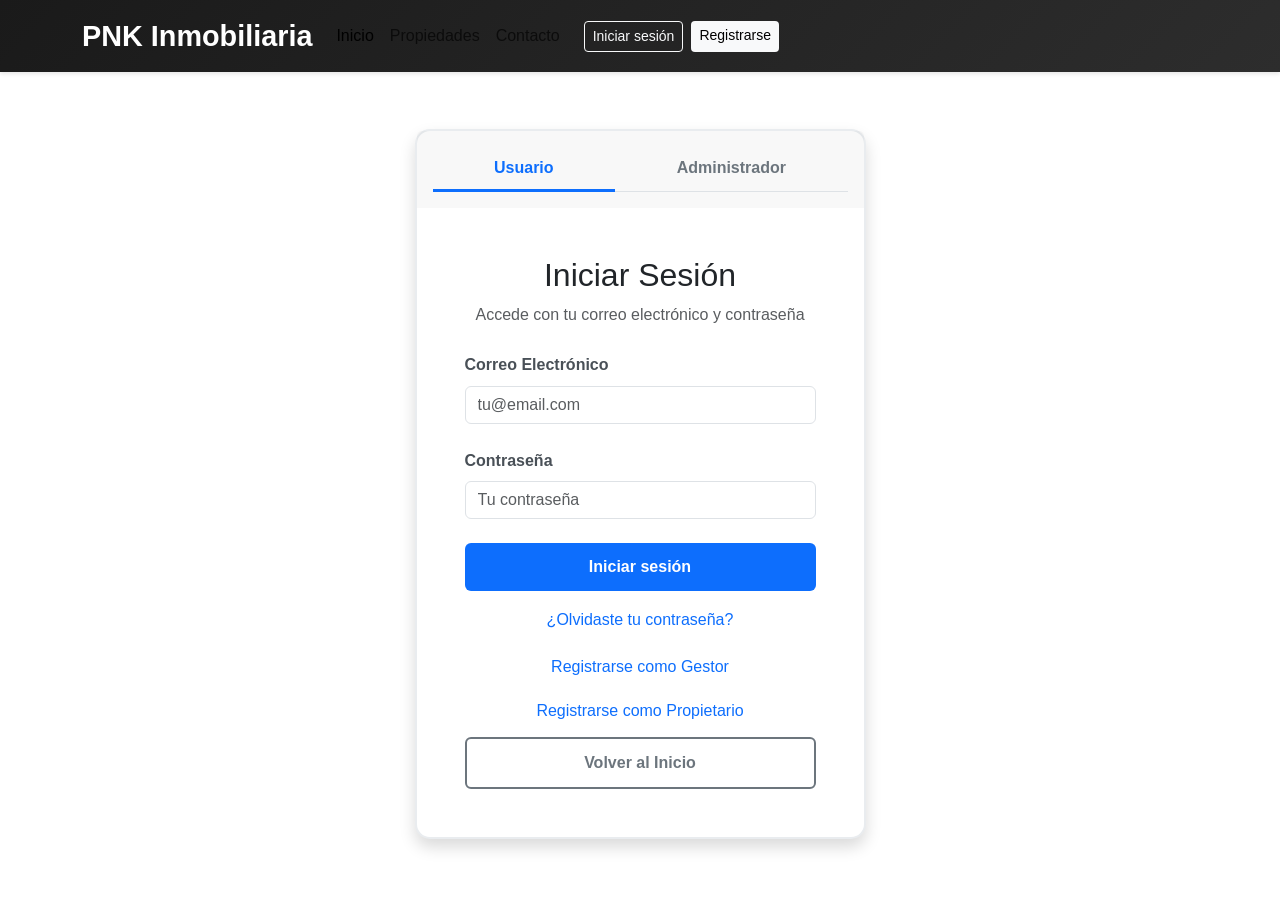
<file: inicio_sesion.html>
<!DOCTYPE html>
<html lang="es">
<head>
    <meta charset="UTF-8">
    <meta name="viewport" content="width=device-width, initial-scale=1.0">
    <title>Inicio de Sesión - PNK Inmobiliaria</title>
    <!-- Bootstrap CSS from CDN -->
    <link rel="stylesheet" href="https://cdn.jsdelivr.net/npm/bootstrap@5.3.0/dist/css/bootstrap.min.css">
    <link rel="stylesheet" href="css/index.css">
</head>

<body>

<header>
    <!-- NAVBAR / HEADER -->
    <nav class="navbar navbar-expand-lg navbar-custom sticky-top">
        <div class="container-lg">
            <a class="navbar-brand" href="index.html">
                PNK Inmobiliaria
            </a>
            <button class="navbar-toggler" type="button" data-bs-toggle="collapse" data-bs-target="#navbarNav" aria-controls="navbarNav" aria-expanded="false" aria-label="Toggle navigation">
                <span class="navbar-toggler-icon"></span>
            </button>
            <div class="collapse navbar-collapse" id="navbarNav">
                <ul class="navbar-nav ms-auto">
                    <li class="nav-item">
                        <a class="nav-link active" href="#inicio">Inicio</a>
                    </li>
                    <li class="nav-item">
                        <a class="nav-link" href="#propiedades">Propiedades</a>
                    </li>
                    <li class="nav-item">
                        <a class="nav-link" href="#contacto">Contacto</a>
                    </li>
                </ul>
                <div class="d-flex gap-2 ms-lg-3 flex-column flex-lg-row w-100 w-lg-auto mt-3 mt-lg-0">
                    <a href="inicio_sesion.html" class="btn btn-outline-light btn-sm">
                        Iniciar sesión
                    </a>
                    <a href="resgistro_propietario.html" class="btn btn-light btn-sm">
                        Registrarse
                    </a>
                </div>
            </div>
        </div>
    </nav>
</header>

<section class="login-section py-5">
    <div class="container">
        <div class="row justify-content-center">
            <div class="col-md-6 col-lg-5">
                <div class="login-card card shadow">
                    <div class="card-header border-0 p-3">
                        <ul class="nav nav-tabs nav-fill" id="loginTabs" role="tablist">
                            <li class="nav-item" role="presentation">
                                <button class="nav-link active" id="usuario-tab" data-bs-toggle="tab" data-bs-target="#usuario" type="button" role="tab" aria-controls="usuario" aria-selected="true">Usuario</button>
                            </li>
                            <li class="nav-item" role="presentation">
                                <button class="nav-link" id="admin-tab" data-bs-toggle="tab" data-bs-target="#administrador" type="button" role="tab" aria-controls="administrador" aria-selected="false">Administrador</button>
                            </li>
                        </ul>
                    </div>
                    <div class="card-body p-5">
                        <div class="tab-content" id="loginTabsContent">
                            <!-- Tab Usuario Regular -->
                            <div class="tab-pane fade show active" id="usuario" role="tabpanel" aria-labelledby="usuario-tab">
                                <div class="text-center mb-4">
                                    <h2 class="card-title mb-2">Iniciar Sesión</h2>
                                    <p class="text-muted">Accede con tu correo electrónico y contraseña</p>
                                </div>

                                <form id="loginForm" onsubmit="handleLogin(event)">
                                    <div class="mb-4">
                                        <label for="email" class="form-label">
                                            Correo Electrónico
                                        </label>
                                        <input type="email" class="form-control" id="email" name="email" required placeholder="tu@email.com">
                                        <div class="invalid-feedback">
                                            Por favor ingresa un correo electrónico válido.
                                        </div>
                                    </div>

                                    <div class="mb-4">
                                        <label for="password" class="form-label">
                                            Contraseña
                                        </label>
                                        <input type="password" class="form-control" id="password" name="password" required minlength="8" placeholder="Tu contraseña">
                                        <div class="invalid-feedback">
                                            La contraseña debe tener al menos 8 caracteres.
                                        </div>
                                    </div>

                                    <button type="submit" class="btn btn-primary w-100 mb-3">
                                        Iniciar sesión
                                    </button>

                                    <div class="text-center mb-3">
                                        <a href="recuperar_contraseña.html" class="text-decoration-none">¿Olvidaste tu contraseña?</a>
                                    </div>

                                    <div class="d-grid gap-2 mb-2">
                                        <a href="registro_gestor.html" class="btn btn-outline-primary">
                                            Registrarse como Gestor
                                        </a>
                                        <a href="resgistro_propietario.html" class="btn btn-outline-primary">
                                            Registrarse como Propietario
                                        </a>
                                    </div>

                                    <div class="text-center">
                                        <a href="index.html" class="btn btn-outline-secondary w-100">
                                            Volver al Inicio
                                        </a>
                                    </div>
                                </form>
                            </div>

                            <!-- Tab Administrador -->
                            <div class="tab-pane fade" id="administrador" role="tabpanel" aria-labelledby="admin-tab">
                                <div class="text-center mb-4">
                                    <h2 class="card-title mb-2">Panel de Administrador</h2>
                                    <p class="text-muted">Accede al dashboard de administración</p>
                                </div>

                                <form id="adminForm" onsubmit="handleAdminLogin(event)">
                                    <div class="mb-4">
                                        <label for="adminEmail" class="form-label">
                                            Correo Electrónico
                                        </label>
                                        <input type="email" class="form-control" id="adminEmail" name="adminEmail" placeholder="admin@email.com">
                                    </div>

                                    <div class="mb-4">
                                        <label for="adminPassword" class="form-label">
                                            Contraseña
                                        </label>
                                        <input type="password" class="form-control" id="adminPassword" name="adminPassword" placeholder="Tu contraseña">
                                    </div>

                                    <button type="submit" class="btn btn-primary w-100 mb-3">
                                        Acceder al Dashboard
                                    </button>

                                    <div class="text-center">
                                        <a href="index.html" class="btn btn-outline-secondary w-100">
                                            Volver al Inicio
                                        </a>
                                    </div>
                                </form>
                            </div>
                        </div>
                    </div>
                </div>
            </div>
        </div>
    </div>
</section>

<!-- Bootstrap JS -->
<script src="https://cdn.jsdelivr.net/npm/bootstrap@5.3.0/dist/js/bootstrap.bundle.min.js"></script>

<script>
function handleLogin(event) {
    event.preventDefault();

    const form = event.target;
    const email = form.email.value.trim();
    const password = form.password.value.trim();

    const emailRegex = /^[^\s@]+@[^\s@]+\.[^\s@]+$/;
    if (!email || !emailRegex.test(email)) {
        alert('Por favor ingresa un correo electrónico válido.');
        return;
    }

    if (!password || password.length < 8) {
        alert('La contraseña debe tener al menos 8 caracteres.');
        return;
    }

    // Simulación de inicio de sesión
    alert('Inicio de sesión exitoso. Bienvenido a PNK Inmobiliaria.');
    window.location.href = 'index.html';
}

function handleAdminLogin(event) {
    event.preventDefault();
    
    // Sin validación de datos, directo al dashboard
    window.location.href = 'dash_administrador.html';
}

// Add the same styling used in recuperar_contraseña.html
document.addEventListener('DOMContentLoaded', function() {
    const style = document.createElement('style');
    style.textContent = `
        .login-section {
            min-height: calc(100vh - 76px);
            display: flex;
            align-items: center;
            background: white;
        }

        .login-card {
            border: none;
            border-radius: 15px;
            box-shadow: 0 10px 30px rgba(0,0,0,0.1);
            border: 2px solid #e9ecef;
        }

        .login-icon {
            font-size: 3rem;
        }

        .form-label {
            font-weight: 600;
            color: #495057;
        }

        .btn-primary {
            background: #0d6efd;
            border: none;
            padding: 12px;
            font-weight: 600;
            color: white;
        }

        .btn-primary:hover {
            background: #0a58ca;
            transform: translateY(-1px);
            color: white;
        }

        .btn-outline-secondary {
            border: 2px solid #6c757d;
            color: #6c757d;
            background: transparent;
            padding: 12px;
            font-weight: 600;
        }

        .btn-outline-secondary:hover {
            background: #6c757d;
            color: white;
            transform: translateY(-1px);
        }

        .navbar-custom {
            background: linear-gradient(135deg, #1a1a1a 0%, #2d2d2d 100%);
            box-shadow: 0 2px 4px rgba(0,0,0,.1);
        }

        .btn-outline-primary {
            border: none !important;
        }

        .btn-light {
            border: none !important;
        }

        .icon-home {
            color: #0d6efd;
            margin-right: 8px;
        }

        .nav-tabs .nav-link {
            color: #6c757d;
            border: none;
            border-bottom: 3px solid transparent;
            font-weight: 600;
        }

        .nav-tabs .nav-link.active {
            color: #0d6efd;
            border-bottom: 3px solid #0d6efd;
            background: transparent;
        }

        .nav-tabs .nav-link:hover {
            color: #0a58ca;
            border-bottom-color: #0d6efd;
        }
    `;
    document.head.appendChild(style);
});
</script>

</body>
</html>
</file>
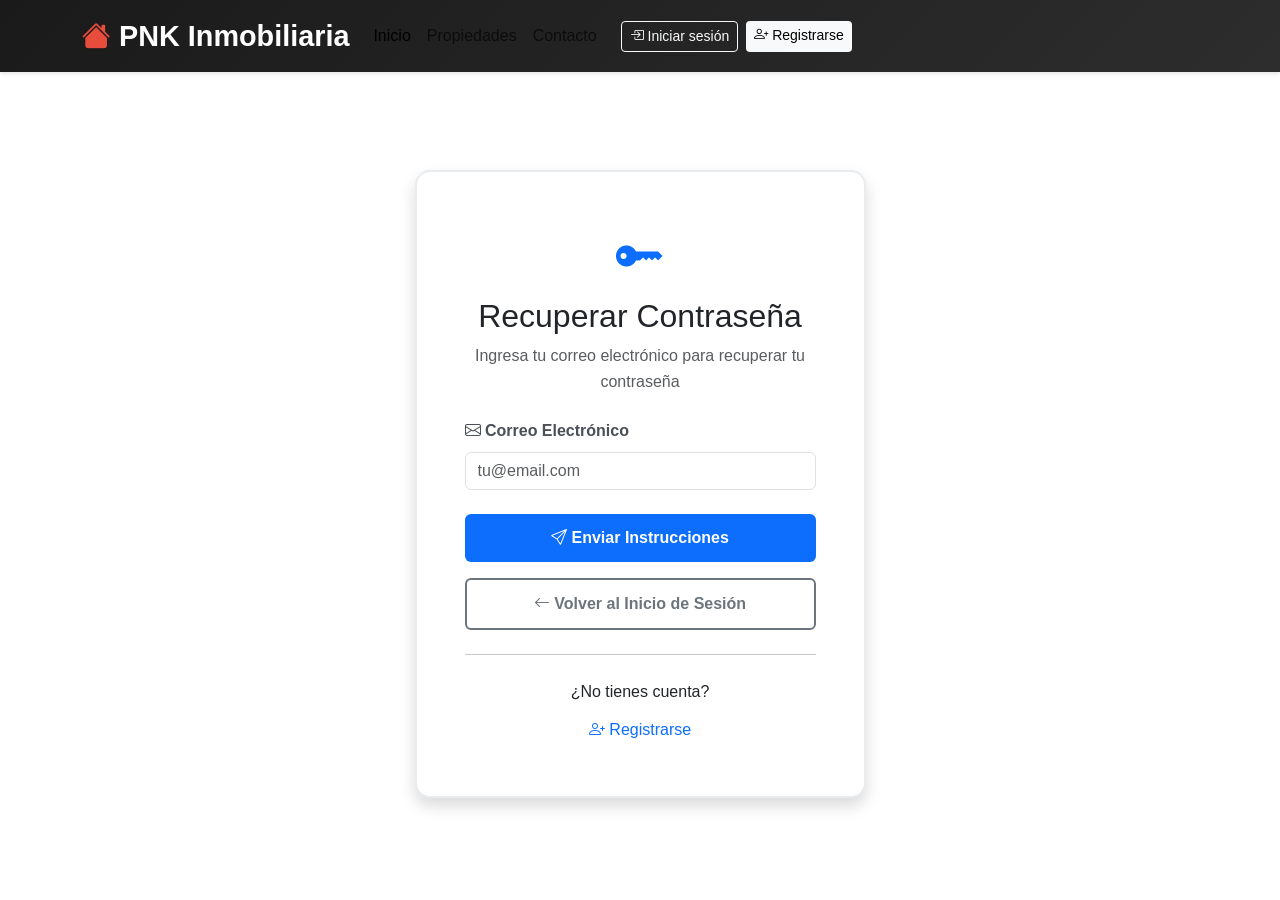
<file: recuperar_contraseña.html>
<!DOCTYPE html>
<html lang="es">
<head>
    <meta charset="UTF-8">
    <meta name="viewport" content="width=device-width, initial-scale=1.0">
    <title>Recuperar Contraseña - PNK Inmobiliaria</title>
    <!-- Bootstrap CSS from CDN -->
    <link rel="stylesheet" href="https://cdn.jsdelivr.net/npm/bootstrap@5.3.0/dist/css/bootstrap.min.css">
    <!-- Bootstrap Icons -->
    <link rel="stylesheet" href="https://cdn.jsdelivr.net/npm/bootstrap-icons@1.11.0/font/bootstrap-icons.css">
    <link rel="stylesheet" href="css/index.css">
</head>

<body>

<header>
    <!-- NAVBAR / HEADER -->
    <nav class="navbar navbar-expand-lg navbar-custom sticky-top">
        <div class="container-lg">
            <a class="navbar-brand" href="index.html">
                <i class="bi bi-house-fill icon-home"></i>PNK Inmobiliaria
            </a>
            <button class="navbar-toggler" type="button" data-bs-toggle="collapse" data-bs-target="#navbarNav" aria-controls="navbarNav" aria-expanded="false" aria-label="Toggle navigation">
                <span class="navbar-toggler-icon"></span>
            </button>
            <div class="collapse navbar-collapse" id="navbarNav">
                <ul class="navbar-nav ms-auto">
                    <li class="nav-item">
                        <a class="nav-link active" href="#inicio">Inicio</a>
                    </li>
                    <li class="nav-item">
                        <a class="nav-link" href="#propiedades">Propiedades</a>
                    </li>
                    <li class="nav-item">
                        <a class="nav-link" href="#contacto">Contacto</a>
                    </li>
                </ul>
                <div class="d-flex gap-2 ms-lg-3 flex-column flex-lg-row w-100 w-lg-auto mt-3 mt-lg-0">
                    <a href="inicio_sesion.html" class="btn btn-outline-light btn-sm">
                        <i class="bi bi-box-arrow-in-right"></i> Iniciar sesión
                    </a>
                    <a href="resgistro_propietario.html" class="btn btn-light btn-sm">
                        <i class="bi bi-person-plus"></i> Registrarse
                    </a>
                </div>
            </div>
        </div>
    </nav>
</header>

<!-- PASSWORD RECOVERY FORM SECTION -->
<section class="login-section py-5">
    <div class="container">
        <div class="row justify-content-center">
            <div class="col-md-6 col-lg-5">
                <div class="login-card card shadow">
                    <div class="card-body p-5">
                        <div class="text-center mb-4">
                            <i class="bi bi-key-fill login-icon text-primary mb-3"></i>
                            <h2 class="card-title mb-2">Recuperar Contraseña</h2>
                            <p class="text-muted">Ingresa tu correo electrónico para recuperar tu contraseña</p>
                        </div>

                        <form id="recoveryForm" onsubmit="handlePasswordRecovery(event)">
                            <div class="mb-4">
                                <label for="email" class="form-label">
                                    <i class="bi bi-envelope"></i> Correo Electrónico
                                </label>
                                <input type="email" class="form-control" id="email" name="email" required
                                       placeholder="tu@email.com">
                                <div class="invalid-feedback">
                                    Por favor ingresa un correo electrónico válido.
                                </div>
                            </div>

                            <button type="submit" class="btn btn-primary w-100 mb-3">
                                <i class="bi bi-send"></i> Enviar Instrucciones
                            </button>

                            <div class="text-center">
                                <button type="button" class="btn btn-outline-secondary w-100" onclick="window.location.href='inicio_sesion.html'">
                                    <i class="bi bi-arrow-left"></i> Volver al Inicio de Sesión
                                </button>
                            </div>
                        </form>

                        <hr class="my-4">

                        <div class="text-center">
                            <p class="mb-2">¿No tienes cuenta?</p>
                            <a href="registro_propietario.html" class="btn btn-outline-primary">
                                <i class="bi bi-person-plus"></i> Registrarse
                            </a>
                        </div>
                    </div>
                </div>
            </div>
        </div>
    </div>
</section>

<!-- Bootstrap JS -->
<script src="https://cdn.jsdelivr.net/npm/bootstrap@5.3.0/dist/js/bootstrap.bundle.min.js"></script>

<script>
function handlePasswordRecovery(event) {
    event.preventDefault();

    const email = document.getElementById('email').value;

    // Basic validation
    if (!email) {
        alert('Por favor ingresa tu correo electrónico.');
        return;
    }

    // Email validation
    const emailRegex = /^[^\s@]+@[^\s@]+\.[^\s@]+$/;
    if (!emailRegex.test(email)) {
        alert('Por favor ingresa un correo electrónico válido.');
        return;
    }

    // Mock password recovery
    alert('¡Instrucciones enviadas! Revisa tu correo electrónico para recuperar tu contraseña.');
    window.location.href = 'inicio_sesion.html';
}

// Add some basic styling for the recovery form
document.addEventListener('DOMContentLoaded', function() {
    const style = document.createElement('style');
    style.textContent = `
        .login-section {
            min-height: calc(100vh - 76px);
            display: flex;
            align-items: center;
            background: white;
        }

        .login-card {
            border: none;
            border-radius: 15px;
            box-shadow: 0 10px 30px rgba(0,0,0,0.1);
            border: 2px solid #e9ecef;
        }

        .login-icon {
            font-size: 3rem;
        }

        .form-label {
            font-weight: 600;
            color: #495057;
        }

        .btn-primary {
            background: #0d6efd;
            border: none;
            padding: 12px;
            font-weight: 600;
            color: white;
        }

        .btn-primary:hover {
            background: #0a58ca;
            transform: translateY(-1px);
            color: white;
        }

        .btn-outline-secondary {
            border: 2px solid #6c757d;
            color: #6c757d;
            background: transparent;
            padding: 12px;
            font-weight: 600;
        }

        .btn-outline-secondary:hover {
            background: #6c757d;
            color: white;
            transform: translateY(-1px);
        }

        .navbar-custom {
            background: linear-gradient(135deg, #1a1a1a 0%, #2d2d2d 100%);
            box-shadow: 0 2px 4px rgba(0,0,0,.1);
        }

        .btn-outline-primary {
            border: none !important;
        }

        .btn-light {
            border: none !important;
        }

        .icon-home {
            color: #0d6efd;
            margin-right: 8px;
        }
    `;
    document.head.appendChild(style);
});
</script>

</body>
</html>
</file>
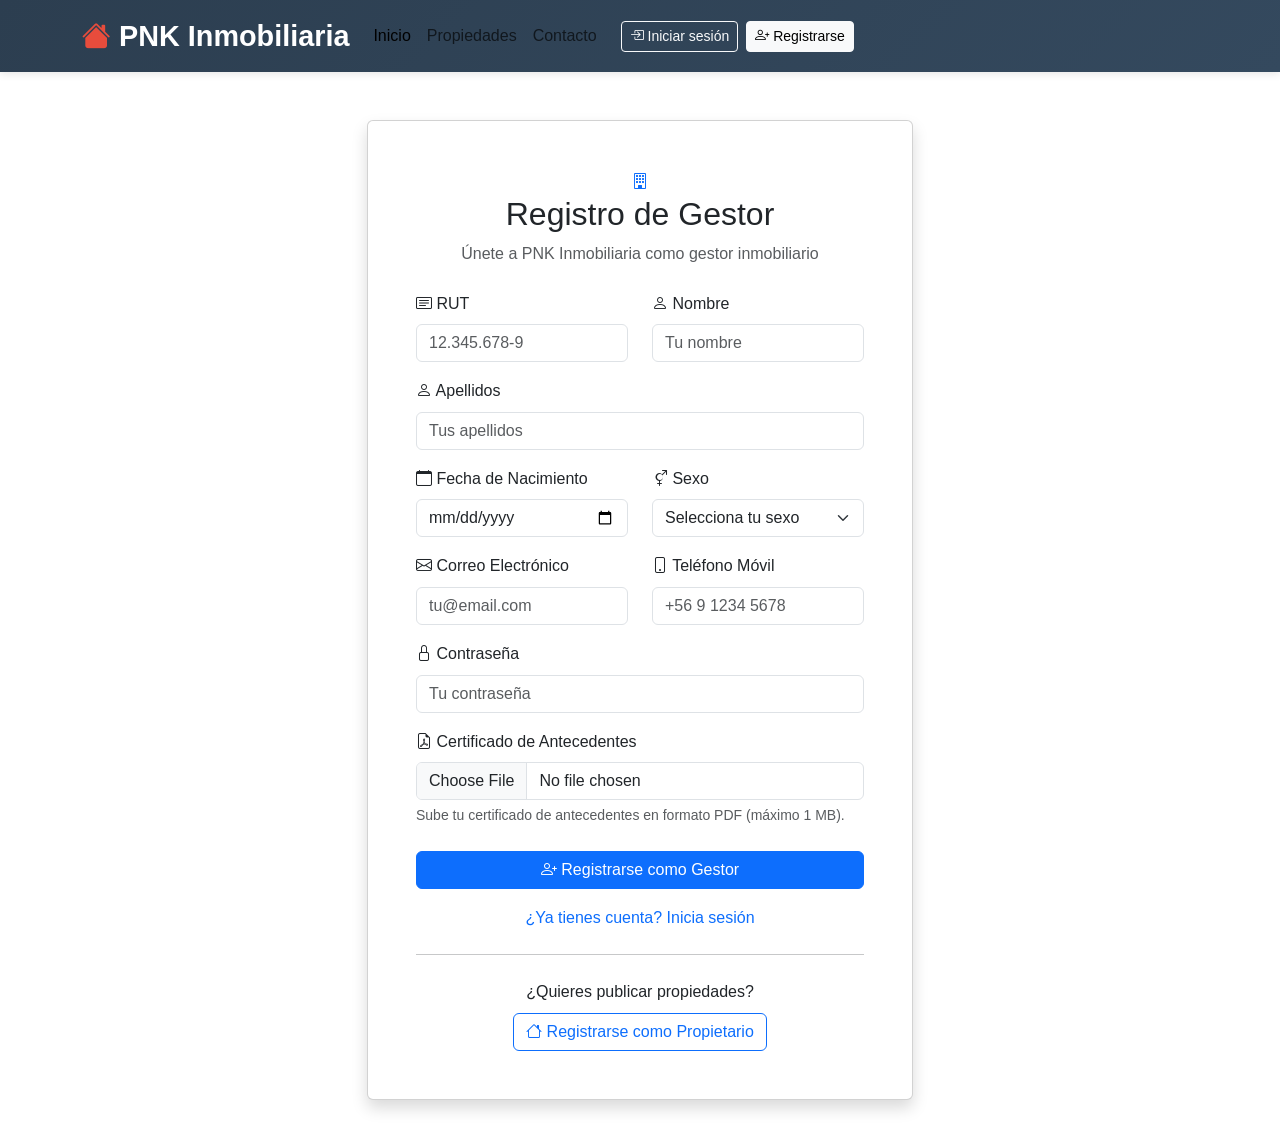
<file: registro_gestor .html>
<!DOCTYPE html>
<html lang="es">
<head>
    <meta charset="UTF-8">
    <meta name="viewport" content="width=device-width, initial-scale=1.0">
    <title>Registro Gestor - PNK Inmobiliaria</title>
    <!-- Bootstrap CSS from CDN -->
    <link rel="stylesheet" href="https://cdn.jsdelivr.net/npm/bootstrap@5.3.0/dist/css/bootstrap.min.css">
    <!-- Bootstrap Icons -->
    <link rel="stylesheet" href="https://cdn.jsdelivr.net/npm/bootstrap-icons@1.11.0/font/bootstrap-icons.css">
    <link rel="stylesheet" href="css/index.css">
</head>

<body>

<header>
    <!-- NAVBAR / HEADER -->
    <nav class="navbar navbar-expand-lg navbar-custom sticky-top">
        <div class="container-lg">
            <a class="navbar-brand" href="index.html">
                <i class="bi bi-house-fill icon-home"></i>PNK Inmobiliaria
            </a>
            <button class="navbar-toggler" type="button" data-bs-toggle="collapse" data-bs-target="#navbarNav" aria-controls="navbarNav" aria-expanded="false" aria-label="Toggle navigation">
                <span class="navbar-toggler-icon"></span>
            </button>
            <div class="collapse navbar-collapse" id="navbarNav">
                <ul class="navbar-nav ms-auto">
                    <li class="nav-item">
                        <a class="nav-link active" href="#inicio">Inicio</a>
                    </li>
                    <li class="nav-item">
                        <a class="nav-link" href="#propiedades">Propiedades</a>
                    </li>
                    <li class="nav-item">
                        <a class="nav-link" href="#contacto">Contacto</a>
                    </li>
                </ul>
                <div class="d-flex gap-2 ms-lg-3 flex-column flex-lg-row w-100 w-lg-auto mt-3 mt-lg-0">
                    <a href="inicio_sesion.html" class="btn btn-outline-light btn-sm">
                        <i class="bi bi-box-arrow-in-right"></i> Iniciar sesión
                    </a>
                    <a href="registro_gestor.html" class="btn btn-light btn-sm">
                        <i class="bi bi-person-plus"></i> Registrarse
                    </a>
                </div>
            </div>
        </div>
    </nav>
</header>

<!-- REGISTRATION FORM SECTION -->
<section class="login-section py-5">
    <div class="container">
        <div class="row justify-content-center">
            <div class="col-md-8 col-lg-6">
                <div class="login-card card shadow">
                    <div class="card-body p-5">
                        <div class="text-center mb-4">
                            <i class="bi bi-building login-icon text-primary mb-3"></i>
                            <h2 class="card-title mb-2">Registro de Gestor</h2>
                            <p class="text-muted">Únete a PNK Inmobiliaria como gestor inmobiliario</p>
                        </div>

                        <form id="registerGestorForm" onsubmit="handleGestorRegistration(event)">
                            <div class="row">
                                <div class="col-md-6 mb-3">
                                    <label for="rut" class="form-label">
                                        <i class="bi bi-card-text"></i> RUT
                                    </label>
                                    <input type="text" class="form-control" id="rut" name="rut"
                                           placeholder="12.345.678-9" pattern="\d{1,2}\.\d{3}\.\d{3}-[\dKk]">
                                    <div class="invalid-feedback">
                                        Por favor ingresa un RUT válido.
                                    </div>
                                </div>

                                <div class="col-md-6 mb-3">
                                    <label for="nombre" class="form-label">
                                        <i class="bi bi-person"></i> Nombre
                                    </label>
                                    <input type="text" class="form-control" id="nombre" name="nombre"
                                           placeholder="Tu nombre">
                                    <div class="invalid-feedback">
                                        El nombre es requerido.
                                    </div>
                                </div>
                            </div>

                            <div class="mb-3">
                                <label for="apellidos" class="form-label">
                                    <i class="bi bi-person"></i> Apellidos
                                </label>
                                <input type="text" class="form-control" id="apellidos" name="apellidos"
                                       placeholder="Tus apellidos">
                                <div class="invalid-feedback">
                                    Los apellidos son requeridos.
                                </div>
                            </div>

                            <div class="row">
                                <div class="col-md-6 mb-3">
                                    <label for="fechaNacimiento" class="form-label">
                                        <i class="bi bi-calendar"></i> Fecha de Nacimiento
                                    </label>
                                    <input type="date" class="form-control" id="fechaNacimiento" name="fechaNacimiento">
                                    <div class="invalid-feedback">
                                        La fecha de nacimiento es requerida.
                                    </div>
                                </div>

                                <div class="col-md-6 mb-3">
                                    <label for="sexo" class="form-label">
                                        <i class="bi bi-gender-ambiguous"></i> Sexo
                                    </label>
                                    <select class="form-select" id="sexo" name="sexo">
                                        <option value="">Selecciona tu sexo</option>
                                        <option value="masculino">Masculino</option>
                                        <option value="femenino">Femenino</option>
                                        <option value="otro">Otro</option>
                                    </select>
                                    <div class="invalid-feedback">
                                        El sexo es requerido.
                                    </div>
                                </div>
                            </div>

                            <div class="row">
                                <div class="col-md-6 mb-3">
                                    <label for="email" class="form-label">
                                        <i class="bi bi-envelope"></i> Correo Electrónico
                                    </label>
                                    <input type="email" class="form-control" id="email" name="email"
                                           placeholder="tu@email.com">
                                    <div class="invalid-feedback">
                                        Por favor ingresa un correo electrónico válido.
                                    </div>
                                </div>

                                <div class="col-md-6 mb-3">
                                    <label for="telefono" class="form-label">
                                        <i class="bi bi-phone"></i> Teléfono Móvil
                                    </label>
                                    <input type="tel" class="form-control" id="telefono" name="telefono"
                                           placeholder="+56 9 1234 5678" pattern="\+56 9 \d{4} \d{4}">
                                    <div class="invalid-feedback">
                                        Por favor ingresa un teléfono válido (+56 9 XXXX XXXX).
                                    </div>
                                </div>
                            </div>

                            <div class="mb-3">
                                <label for="password" class="form-label">
                                    <i class="bi bi-lock"></i> Contraseña
                                </label>
                                <input type="password" class="form-control" id="password" name="password"
                                       placeholder="Tu contraseña" minlength="8">
                                <div class="invalid-feedback">
                                    La contraseña debe tener al menos 8 caracteres.
                                </div>
                            </div>

                            <div class="mb-4">
                                <label for="certificadoAntecedentes" class="form-label">
                                    <i class="bi bi-file-earmark-pdf"></i> Certificado de Antecedentes
                                </label>
                                <input type="file" class="form-control" id="certificadoAntecedentes" name="certificadoAntecedentes" 
                                       accept=".pdf">
                                <div class="form-text">
                                    Sube tu certificado de antecedentes en formato PDF (máximo 1 MB).
                                </div>
                                <div class="invalid-feedback">
                                    Debes subir un certificado de antecedentes válido en formato PDF.
                                </div>
                            </div>

                            <button type="submit" class="btn btn-primary w-100 mb-3">
                                <i class="bi bi-person-plus"></i> Registrarse como Gestor
                            </button>

                            <div class="text-center">
                                <a href="inicio_sesion.html" class="text-decoration-none">¿Ya tienes cuenta? Inicia sesión</a>
                            </div>
                        </form>

                        <hr class="my-4">

                        <div class="text-center">
                            <p class="mb-2">¿Quieres publicar propiedades?</p>
                            <a href="registro_propietario.html" class="btn btn-outline-primary">
                                <i class="bi bi-house"></i> Registrarse como Propietario
                            </a>
                        </div>
                    </div>
                </div>
            </div>
        </div>
    </div>
</section>

<!-- Bootstrap JS -->
<script src="https://cdn.jsdelivr.net/npm/bootstrap@5.3.0/dist/js/bootstrap.bundle.min.js"></script>

<script>
// Form validation and submission for Gestor registration
function handleGestorRegistration(event) {
    event.preventDefault();
    
    const form = event.target;
    const fileInput = form.certificadoAntecedentes;
    const file = fileInput.files[0];
    
    // Validate file size (1 MB = 1048576 bytes)
    if (file && file.size > 1048576) {
        fileInput.setCustomValidity('El archivo no debe superar 1 MB.');
        fileInput.reportValidity();
        return;
    } else {
        fileInput.setCustomValidity('');
    }
    
    // Validate file type
    if (file && file.type !== 'application/pdf') {
        fileInput.setCustomValidity('Solo se permiten archivos PDF.');
        fileInput.reportValidity();
        return;
    } else {
        fileInput.setCustomValidity('');
    }
    
    if (!form.checkValidity()) {
        event.stopPropagation();
        form.classList.add('was-validated');
        return;
    }
    
    // Simulate registration process
    const formData = new FormData(form);
    
    // Show loading state
    const submitBtn = form.querySelector('button[type="submit"]');
    const originalText = submitBtn.innerHTML;
    submitBtn.innerHTML = '<i class="bi bi-hourglass-split"></i> Registrando...';
    submitBtn.disabled = true;
    
    // Simulate API call
    setTimeout(() => {
        alert('¡Registro exitoso! Bienvenido a PNK Inmobiliaria como gestor.');
        window.location.href = 'dash_gestorFree.html';
    }, 2000);
}

// Real-time file size validation
document.getElementById('certificadoAntecedentes').addEventListener('change', function(e) {
    const file = e.target.files[0];
    const maxSize = 1048576; // 1 MB
    
    if (file && file.size > maxSize) {
        e.target.setCustomValidity('El archivo no debe superar 1 MB.');
        e.target.reportValidity();
    } else if (file && file.type !== 'application/pdf') {
        e.target.setCustomValidity('Solo se permiten archivos PDF.');
        e.target.reportValidity();
    } else {
        e.target.setCustomValidity('');
    }
});
</script>

</body>
</html>
</file>
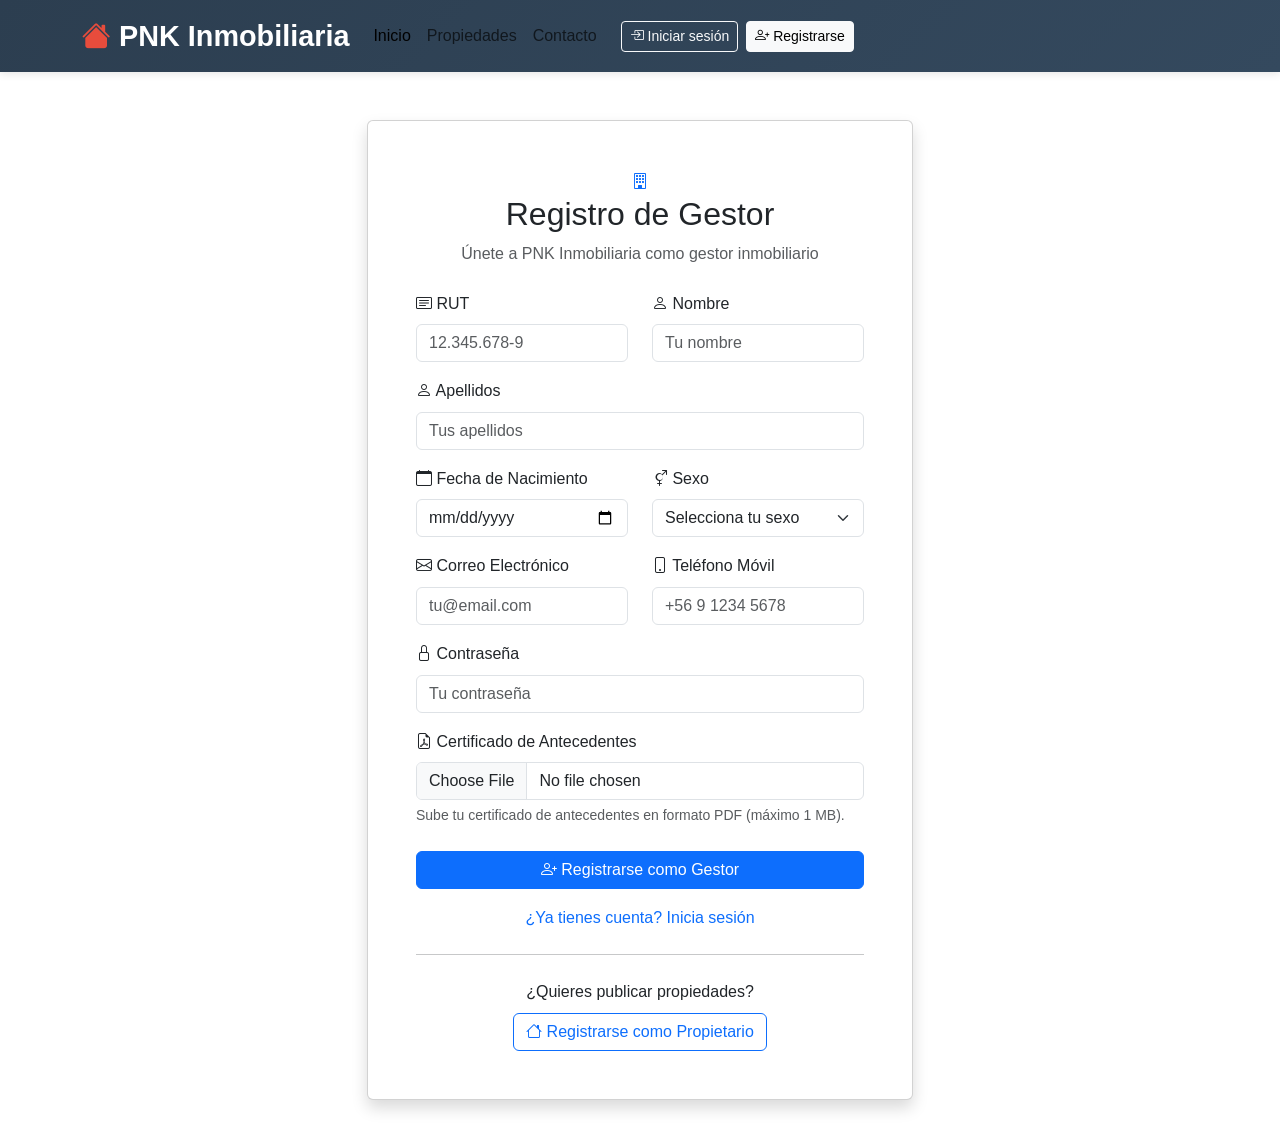
<file: registro_gestor.html>
<!DOCTYPE html>
<html lang="es">
<head>
    <meta charset="UTF-8">
    <meta name="viewport" content="width=device-width, initial-scale=1.0">
    <title>Registro Gestor - PNK Inmobiliaria</title>
    <!-- Bootstrap CSS from CDN -->
    <link rel="stylesheet" href="https://cdn.jsdelivr.net/npm/bootstrap@5.3.0/dist/css/bootstrap.min.css">
    <!-- Bootstrap Icons -->
    <link rel="stylesheet" href="https://cdn.jsdelivr.net/npm/bootstrap-icons@1.11.0/font/bootstrap-icons.css">
    <link rel="stylesheet" href="css/index.css">
</head>

<body>

<header>
    <!-- NAVBAR / HEADER -->
    <nav class="navbar navbar-expand-lg navbar-custom sticky-top">
        <div class="container-lg">
            <a class="navbar-brand" href="index.html">
                <i class="bi bi-house-fill icon-home"></i>PNK Inmobiliaria
            </a>
            <button class="navbar-toggler" type="button" data-bs-toggle="collapse" data-bs-target="#navbarNav" aria-controls="navbarNav" aria-expanded="false" aria-label="Toggle navigation">
                <span class="navbar-toggler-icon"></span>
            </button>
            <div class="collapse navbar-collapse" id="navbarNav">
                <ul class="navbar-nav ms-auto">
                    <li class="nav-item">
                        <a class="nav-link active" href="#inicio">Inicio</a>
                    </li>
                    <li class="nav-item">
                        <a class="nav-link" href="#propiedades">Propiedades</a>
                    </li>
                    <li class="nav-item">
                        <a class="nav-link" href="#contacto">Contacto</a>
                    </li>
                </ul>
                <div class="d-flex gap-2 ms-lg-3 flex-column flex-lg-row w-100 w-lg-auto mt-3 mt-lg-0">
                    <a href="inicio_sesion.html" class="btn btn-outline-light btn-sm">
                        <i class="bi bi-box-arrow-in-right"></i> Iniciar sesión
                    </a>
                    <a href="registro_gestor.html" class="btn btn-light btn-sm">
                        <i class="bi bi-person-plus"></i> Registrarse
                    </a>
                </div>
            </div>
        </div>
    </nav>
</header>

<!-- REGISTRATION FORM SECTION -->
<section class="login-section py-5">
    <div class="container">
        <div class="row justify-content-center">
            <div class="col-md-8 col-lg-6">
                <div class="login-card card shadow">
                    <div class="card-body p-5">
                        <div class="text-center mb-4">
                            <i class="bi bi-building login-icon text-primary mb-3"></i>
                            <h2 class="card-title mb-2">Registro de Gestor</h2>
                            <p class="text-muted">Únete a PNK Inmobiliaria como gestor inmobiliario</p>
                        </div>

                        <form id="registerGestorForm" onsubmit="handleGestorRegistration(event)">
                            <div class="row">
                                <div class="col-md-6 mb-3">
                                    <label for="rut" class="form-label">
                                        <i class="bi bi-card-text"></i> RUT
                                    </label>
                                    <input type="text" class="form-control" id="rut" name="rut"
                                           placeholder="12.345.678-9" pattern="\d{1,2}\.\d{3}\.\d{3}-[\dKk]">
                                    <div class="invalid-feedback">
                                        Por favor ingresa un RUT válido.
                                    </div>
                                </div>

                                <div class="col-md-6 mb-3">
                                    <label for="nombre" class="form-label">
                                        <i class="bi bi-person"></i> Nombre
                                    </label>
                                    <input type="text" class="form-control" id="nombre" name="nombre"
                                           placeholder="Tu nombre">
                                    <div class="invalid-feedback">
                                        El nombre es requerido.
                                    </div>
                                </div>
                            </div>

                            <div class="mb-3">
                                <label for="apellidos" class="form-label">
                                    <i class="bi bi-person"></i> Apellidos
                                </label>
                                <input type="text" class="form-control" id="apellidos" name="apellidos"
                                       placeholder="Tus apellidos">
                                <div class="invalid-feedback">
                                    Los apellidos son requeridos.
                                </div>
                            </div>

                            <div class="row">
                                <div class="col-md-6 mb-3">
                                    <label for="fechaNacimiento" class="form-label">
                                        <i class="bi bi-calendar"></i> Fecha de Nacimiento
                                    </label>
                                    <input type="date" class="form-control" id="fechaNacimiento" name="fechaNacimiento">
                                    <div class="invalid-feedback">
                                        La fecha de nacimiento es requerida.
                                    </div>
                                </div>

                                <div class="col-md-6 mb-3">
                                    <label for="sexo" class="form-label">
                                        <i class="bi bi-gender-ambiguous"></i> Sexo
                                    </label>
                                    <select class="form-select" id="sexo" name="sexo">
                                        <option value="">Selecciona tu sexo</option>
                                        <option value="masculino">Masculino</option>
                                        <option value="femenino">Femenino</option>
                                        <option value="otro">Otro</option>
                                    </select>
                                    <div class="invalid-feedback">
                                        El sexo es requerido.
                                    </div>
                                </div>
                            </div>

                            <div class="row">
                                <div class="col-md-6 mb-3">
                                    <label for="email" class="form-label">
                                        <i class="bi bi-envelope"></i> Correo Electrónico
                                    </label>
                                    <input type="email" class="form-control" id="email" name="email"
                                           placeholder="tu@email.com">
                                    <div class="invalid-feedback">
                                        Por favor ingresa un correo electrónico válido.
                                    </div>
                                </div>

                                <div class="col-md-6 mb-3">
                                    <label for="telefono" class="form-label">
                                        <i class="bi bi-phone"></i> Teléfono Móvil
                                    </label>
                                    <input type="tel" class="form-control" id="telefono" name="telefono"
                                           placeholder="+56 9 1234 5678" pattern="\+56 9 \d{4} \d{4}">
                                    <div class="invalid-feedback">
                                        Por favor ingresa un teléfono válido (+56 9 XXXX XXXX).
                                    </div>
                                </div>
                            </div>

                            <div class="mb-3">
                                <label for="password" class="form-label">
                                    <i class="bi bi-lock"></i> Contraseña
                                </label>
                                <input type="password" class="form-control" id="password" name="password"
                                       placeholder="Tu contraseña" minlength="8">
                                <div class="invalid-feedback">
                                    La contraseña debe tener al menos 8 caracteres.
                                </div>
                            </div>

                            <div class="mb-4">
                                <label for="certificadoAntecedentes" class="form-label">
                                    <i class="bi bi-file-earmark-pdf"></i> Certificado de Antecedentes
                                </label>
                                <input type="file" class="form-control" id="certificadoAntecedentes" name="certificadoAntecedentes" 
                                       accept=".pdf">
                                <div class="form-text">
                                    Sube tu certificado de antecedentes en formato PDF (máximo 1 MB).
                                </div>
                                <div class="invalid-feedback">
                                    Debes subir un certificado de antecedentes válido en formato PDF.
                                </div>
                            </div>

                            <button type="submit" class="btn btn-primary w-100 mb-3">
                                <i class="bi bi-person-plus"></i> Registrarse como Gestor
                            </button>

                            <div class="text-center">
                                <a href="inicio_sesion.html" class="text-decoration-none">¿Ya tienes cuenta? Inicia sesión</a>
                            </div>
                        </form>

                        <hr class="my-4">

                        <div class="text-center">
                            <p class="mb-2">¿Quieres publicar propiedades?</p>
                            <a href="registro_propietario.html" class="btn btn-outline-primary">
                                <i class="bi bi-house"></i> Registrarse como Propietario
                            </a>
                        </div>
                    </div>
                </div>
            </div>
        </div>
    </div>
</section>

<!-- Bootstrap JS -->
<script src="https://cdn.jsdelivr.net/npm/bootstrap@5.3.0/dist/js/bootstrap.bundle.min.js"></script>

<script>
// Form validation and submission for Gestor registration
function handleGestorRegistration(event) {
    event.preventDefault();
    
    const form = event.target;
    const fileInput = form.certificadoAntecedentes;
    const file = fileInput.files[0];
    
    // Validate file size (1 MB = 1048576 bytes)
    if (file && file.size > 1048576) {
        fileInput.setCustomValidity('El archivo no debe superar 1 MB.');
        fileInput.reportValidity();
        return;
    } else {
        fileInput.setCustomValidity('');
    }
    
    // Validate file type
    if (file && file.type !== 'application/pdf') {
        fileInput.setCustomValidity('Solo se permiten archivos PDF.');
        fileInput.reportValidity();
        return;
    } else {
        fileInput.setCustomValidity('');
    }
    
    if (!form.checkValidity()) {
        event.stopPropagation();
        form.classList.add('was-validated');
        return;
    }
    
    // Simulate registration process
    const formData = new FormData(form);
    
    // Show loading state
    const submitBtn = form.querySelector('button[type="submit"]');
    const originalText = submitBtn.innerHTML;
    submitBtn.innerHTML = '<i class="bi bi-hourglass-split"></i> Registrando...';
    submitBtn.disabled = true;
    
    // Simulate API call
    setTimeout(() => {
        alert('¡Registro exitoso! Bienvenido a PNK Inmobiliaria como gestor.');
        window.location.href = 'dash_gestorFree.html';
    }, 2000);
}

// Real-time file size validation
document.getElementById('certificadoAntecedentes').addEventListener('change', function(e) {
    const file = e.target.files[0];
    const maxSize = 1048576; // 1 MB
    
    if (file && file.size > maxSize) {
        e.target.setCustomValidity('El archivo no debe superar 1 MB.');
        e.target.reportValidity();
    } else if (file && file.type !== 'application/pdf') {
        e.target.setCustomValidity('Solo se permiten archivos PDF.');
        e.target.reportValidity();
    } else {
        e.target.setCustomValidity('');
    }
});
</script>

</body>
</html>
</file>
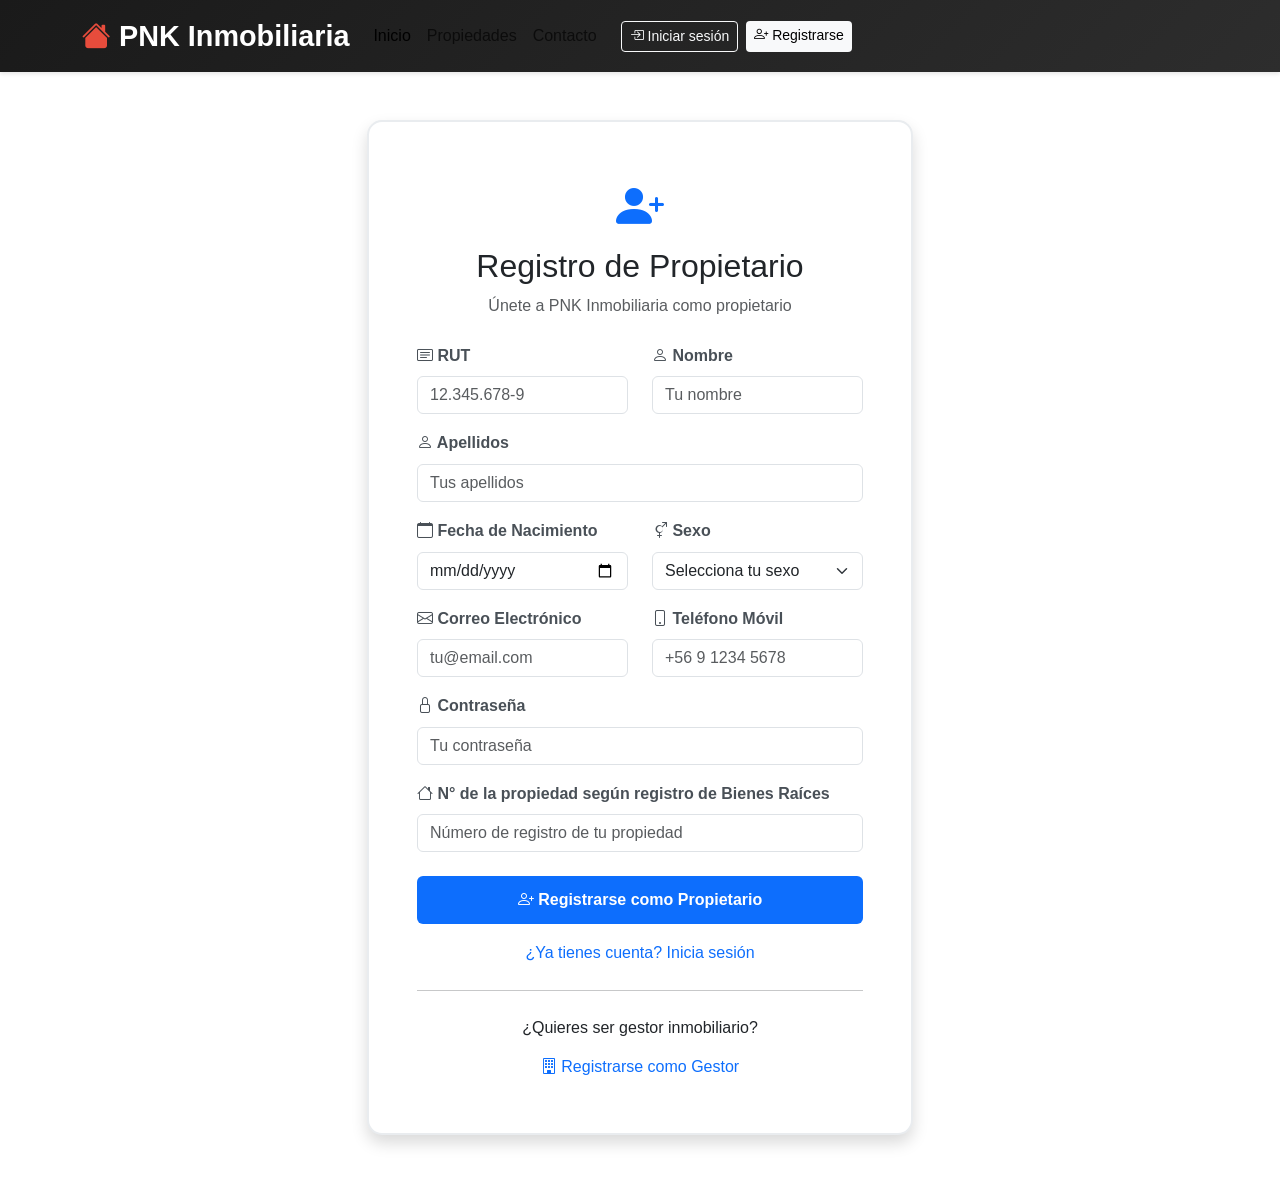
<file: registro_propietario .html>
<!DOCTYPE html>
<html lang="es">
<head>
    <meta charset="UTF-8">
    <meta name="viewport" content="width=device-width, initial-scale=1.0">
    <title>Registro Propietario - PNK Inmobiliaria</title>
    <!-- Bootstrap CSS from CDN -->
    <link rel="stylesheet" href="https://cdn.jsdelivr.net/npm/bootstrap@5.3.0/dist/css/bootstrap.min.css">
    <!-- Bootstrap Icons -->
    <link rel="stylesheet" href="https://cdn.jsdelivr.net/npm/bootstrap-icons@1.11.0/font/bootstrap-icons.css">
    <link rel="stylesheet" href="css/index.css">
</head>

<body>

<header>
    <!-- NAVBAR / HEADER -->
    <nav class="navbar navbar-expand-lg navbar-custom sticky-top">
        <div class="container-lg">
            <a class="navbar-brand" href="index.html">
                <i class="bi bi-house-fill icon-home"></i>PNK Inmobiliaria
            </a>
            <button class="navbar-toggler" type="button" data-bs-toggle="collapse" data-bs-target="#navbarNav" aria-controls="navbarNav" aria-expanded="false" aria-label="Toggle navigation">
                <span class="navbar-toggler-icon"></span>
            </button>
            <div class="collapse navbar-collapse" id="navbarNav">
                <ul class="navbar-nav ms-auto">
                    <li class="nav-item">
                        <a class="nav-link active" href="#inicio">Inicio</a>
                    </li>
                    <li class="nav-item">
                        <a class="nav-link" href="#propiedades">Propiedades</a>
                    </li>
                    <li class="nav-item">
                        <a class="nav-link" href="#contacto">Contacto</a>
                    </li>
                </ul>
                <div class="d-flex gap-2 ms-lg-3 flex-column flex-lg-row w-100 w-lg-auto mt-3 mt-lg-0">
                    <a href="inicio_sesion.html" class="btn btn-outline-light btn-sm">
                        <i class="bi bi-box-arrow-in-right"></i> Iniciar sesión
                    </a>
                    <a href="resgistro_propietario.html" class="btn btn-light btn-sm">
                        <i class="bi bi-person-plus"></i> Registrarse
                    </a>
                </div>
            </div>
        </div>
    </nav>
</header>

<!-- REGISTRATION FORM SECTION -->
<section class="login-section py-5">
    <div class="container">
        <div class="row justify-content-center">
            <div class="col-md-8 col-lg-6">
                <div class="login-card card shadow">
                    <div class="card-body p-5">
                        <div class="text-center mb-4">
                            <i class="bi bi-person-plus-fill login-icon text-primary mb-3"></i>
                            <h2 class="card-title mb-2">Registro de Propietario</h2>
                            <p class="text-muted">Únete a PNK Inmobiliaria como propietario</p>
                        </div>

                        <form id="registerPropietarioForm" onsubmit="window.location.href='dash_propietario.html'; return false;">
                            <div class="row">
                                <div class="col-md-6 mb-3">
                                    <label for="rut" class="form-label">
                                        <i class="bi bi-card-text"></i> RUT
                                    </label>
                                    <input type="text" class="form-control" id="rut" name="rut"
                                           placeholder="12.345.678-9" pattern="\d{1,2}\.\d{3}\.\d{3}-[\dKk]">
                                    <div class="invalid-feedback">
                                        Por favor ingresa un RUT válido.
                                    </div>
                                </div>

                                <div class="col-md-6 mb-3">
                                    <label for="nombre" class="form-label">
                                        <i class="bi bi-person"></i> Nombre
                                    </label>
                                    <input type="text" class="form-control" id="nombre" name="nombre"
                                           placeholder="Tu nombre">
                                    <div class="invalid-feedback">
                                        El nombre es requerido.
                                    </div>
                                </div>
                            </div>

                            <div class="mb-3">
                                <label for="apellidos" class="form-label">
                                    <i class="bi bi-person"></i> Apellidos
                                </label>
                                <input type="text" class="form-control" id="apellidos" name="apellidos"
                                       placeholder="Tus apellidos">
                                <div class="invalid-feedback">
                                    Los apellidos son requeridos.
                                </div>
                            </div>

                            <div class="row">
                                <div class="col-md-6 mb-3">
                                    <label for="fechaNacimiento" class="form-label">
                                        <i class="bi bi-calendar"></i> Fecha de Nacimiento
                                    </label>
                                    <input type="date" class="form-control" id="fechaNacimiento" name="fechaNacimiento">
                                    <div class="invalid-feedback">
                                        La fecha de nacimiento es requerida.
                                    </div>
                                </div>

                                <div class="col-md-6 mb-3">
                                    <label for="sexo" class="form-label">
                                        <i class="bi bi-gender-ambiguous"></i> Sexo
                                    </label>
                                    <select class="form-select" id="sexo" name="sexo">
                                        <option value="">Selecciona tu sexo</option>
                                        <option value="masculino">Masculino</option>
                                        <option value="femenino">Femenino</option>
                                        <option value="otro">Otro</option>
                                    </select>
                                    <div class="invalid-feedback">
                                        El sexo es requerido.
                                    </div>
                                </div>
                            </div>

                            <div class="row">
                                <div class="col-md-6 mb-3">
                                    <label for="email" class="form-label">
                                        <i class="bi bi-envelope"></i> Correo Electrónico
                                    </label>
                                    <input type="email" class="form-control" id="email" name="email"
                                           placeholder="tu@email.com">
                                    <div class="invalid-feedback">
                                        Por favor ingresa un correo electrónico válido.
                                    </div>
                                </div>

                                <div class="col-md-6 mb-3">
                                    <label for="telefono" class="form-label">
                                        <i class="bi bi-phone"></i> Teléfono Móvil
                                    </label>
                                    <input type="tel" class="form-control" id="telefono" name="telefono"
                                           placeholder="+56 9 1234 5678" pattern="\+56 9 \d{4} \d{4}">
                                    <div class="invalid-feedback">
                                        Por favor ingresa un teléfono válido (+56 9 XXXX XXXX).
                                    </div>
                                </div>
                            </div>

                            <div class="mb-3">
                                <label for="password" class="form-label">
                                    <i class="bi bi-lock"></i> Contraseña
                                </label>
                                <input type="password" class="form-control" id="password" name="password"
                                       placeholder="Tu contraseña" minlength="8">
                                <div class="invalid-feedback">
                                    La contraseña debe tener al menos 8 caracteres.
                                </div>
                            </div>

                            <div class="mb-4">
                                <label for="numeroPropiedad" class="form-label">
                                    <i class="bi bi-house"></i> N° de la propiedad según registro de Bienes Raíces
                                </label>
                                <input type="text" class="form-control" id="numeroPropiedad" name="numeroPropiedad"
                                       placeholder="Número de registro de tu propiedad">
                                <div class="invalid-feedback">
                                    El número de propiedad es requerido.
                                </div>
                            </div>

                            <button type="submit" class="btn btn-primary w-100 mb-3">
                                <i class="bi bi-person-plus"></i> Registrarse como Propietario
                            </button>

                            <div class="text-center">
                                <a href="inicio_sesion.html" class="text-decoration-none">¿Ya tienes cuenta? Inicia sesión</a>
                            </div>
                        </form>

                        <hr class="my-4">

                        <div class="text-center">
                            <p class="mb-2">¿Quieres ser gestor inmobiliario?</p>
                            <a href="registro_gestor.html" class="btn btn-outline-primary">
                                <i class="bi bi-building"></i> Registrarse como Gestor
                            </a>
                        </div>
                    </div>
                </div>
            </div>
        </div>
    </div>
</section>

<!-- Bootstrap JS -->
<script src="https://cdn.jsdelivr.net/npm/bootstrap@5.3.0/dist/js/bootstrap.bundle.min.js"></script>

<script>
function handlePropietarioRegistration(event) {
    event.preventDefault();

    const formData = new FormData(event.target);
    const data = Object.fromEntries(formData);

    // Basic validation
    const requiredFields = ['rut', 'nombre', 'apellidos', 'fechaNacimiento', 'sexo', 'email', 'telefono', 'password', 'numeroPropiedad'];
    const missingFields = requiredFields.filter(field => !data[field]);

    if (missingFields.length > 0) {
        alert('Por favor completa todos los campos requeridos.');
        return;
    }

    // Email validation
    const emailRegex = /^[^\s@]+@[^\s@]+\.[^\s@]+$/;
    if (!emailRegex.test(data.email)) {
        alert('Por favor ingresa un correo electrónico válido.');
        return;
    }

    // RUT validation (basic)
    const rutRegex = /^\d{1,2}\.\d{3}\.\d{3}-[\dKk]$/;
    if (!rutRegex.test(data.rut)) {
        alert('Por favor ingresa un RUT válido.');
        return;
    }

    // Phone validation
    const phoneRegex = /^\+56 9 \d{4} \d{4}$/;
    if (!phoneRegex.test(data.telefono)) {
        alert('Por favor ingresa un teléfono válido (+56 9 XXXX XXXX).');
        return;
    }

    // Mock registration success
    alert('¡Registro exitoso! Tu cuenta de propietario ha sido creada. Ahora puedes iniciar sesión.');
    window.location.href = 'dash_propietario.html';
}

// Add some basic styling for the registration form
document.addEventListener('DOMContentLoaded', function() {
    const style = document.createElement('style');
    style.textContent = `
        .login-section {
            min-height: calc(100vh - 76px);
            display: flex;
            align-items: center;
            background: white;
        }

        .login-card {
            border: none;
            border-radius: 15px;
            box-shadow: 0 10px 30px rgba(0,0,0,0.1);
            border: 2px solid #e9ecef;
        }

        .login-icon {
            font-size: 3rem;
        }

        .form-label {
            font-weight: 600;
            color: #495057;
        }

        .btn-primary {
            background: #0d6efd;
            border: none;
            padding: 12px;
            font-weight: 600;
            color: white;
        }

        .btn-primary:hover {
            background: #0a58ca;
            transform: translateY(-1px);
            color: white;
        }

        .navbar-custom {
            background: linear-gradient(135deg, #1a1a1a 0%, #2d2d2d 100%);
            box-shadow: 0 2px 4px rgba(0,0,0,.1);
        }

        .btn-outline-primary {
            border: none !important;
        }

        .btn-light {
            border: none !important;
        }

        .icon-home {
            color: #0d6efd;
            margin-right: 8px;
        }
    `;
    document.head.appendChild(style);
});
</script>

</body>
</html>
</file>
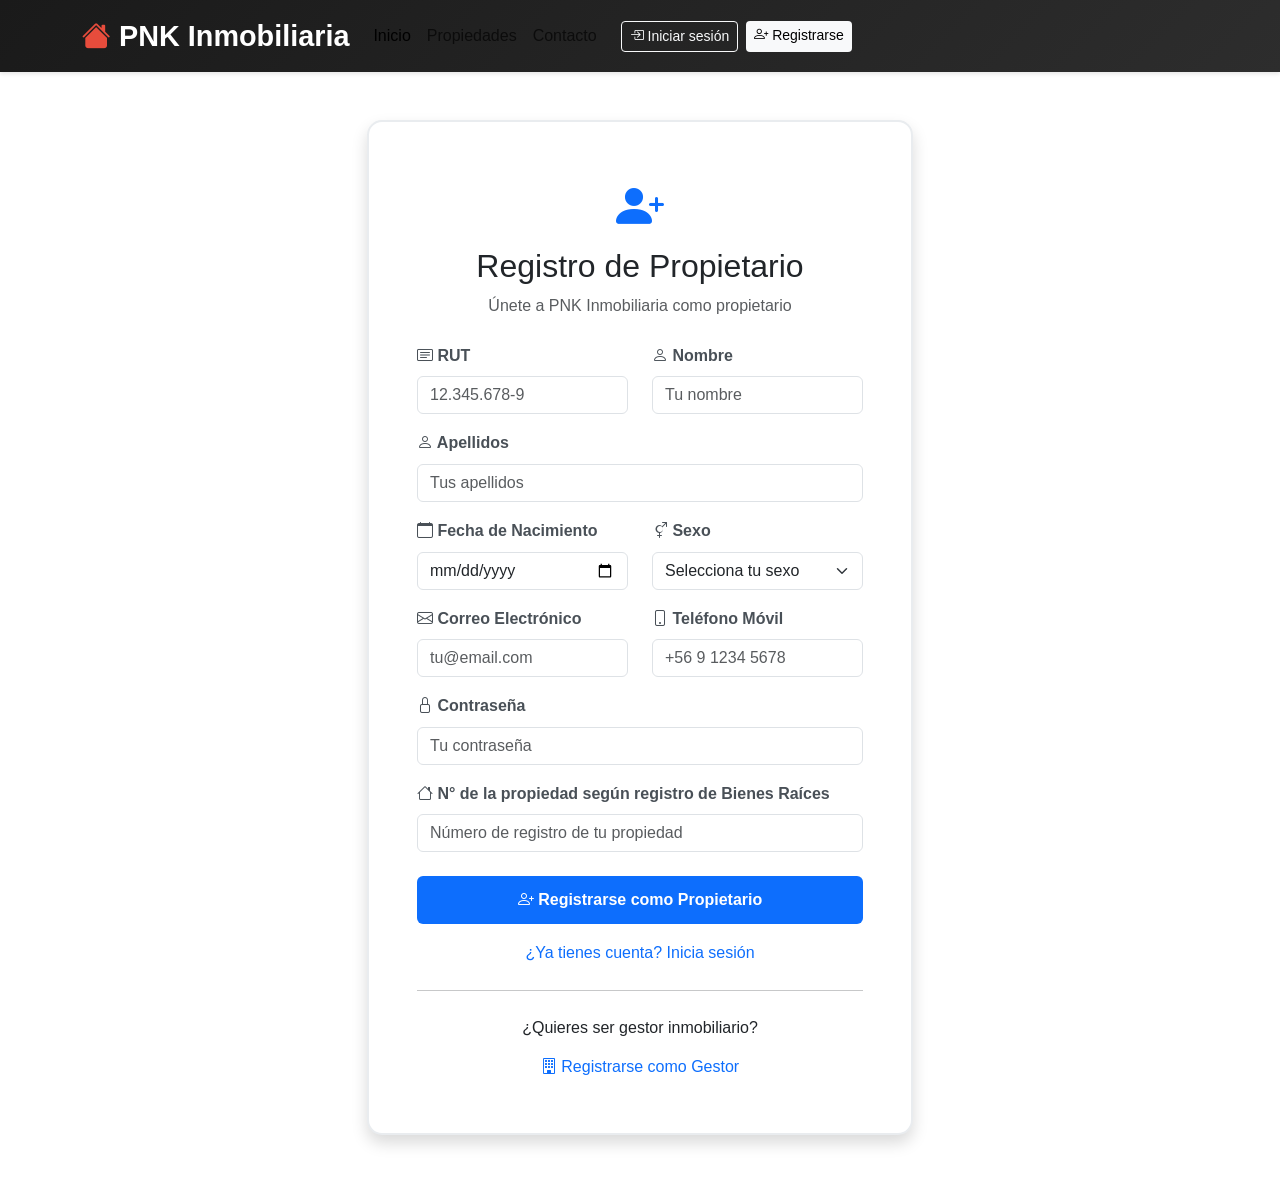
<file: registro_propietario.html>
<!DOCTYPE html>
<html lang="es">
<head>
    <meta charset="UTF-8">
    <meta name="viewport" content="width=device-width, initial-scale=1.0">
    <title>Registro Propietario - PNK Inmobiliaria</title>
    <!-- Bootstrap CSS from CDN -->
    <link rel="stylesheet" href="https://cdn.jsdelivr.net/npm/bootstrap@5.3.0/dist/css/bootstrap.min.css">
    <!-- Bootstrap Icons -->
    <link rel="stylesheet" href="https://cdn.jsdelivr.net/npm/bootstrap-icons@1.11.0/font/bootstrap-icons.css">
    <link rel="stylesheet" href="css/index.css">
</head>

<body>

<header>
    <!-- NAVBAR / HEADER -->
    <nav class="navbar navbar-expand-lg navbar-custom sticky-top">
        <div class="container-lg">
            <a class="navbar-brand" href="index.html">
                <i class="bi bi-house-fill icon-home"></i>PNK Inmobiliaria
            </a>
            <button class="navbar-toggler" type="button" data-bs-toggle="collapse" data-bs-target="#navbarNav" aria-controls="navbarNav" aria-expanded="false" aria-label="Toggle navigation">
                <span class="navbar-toggler-icon"></span>
            </button>
            <div class="collapse navbar-collapse" id="navbarNav">
                <ul class="navbar-nav ms-auto">
                    <li class="nav-item">
                        <a class="nav-link active" href="#inicio">Inicio</a>
                    </li>
                    <li class="nav-item">
                        <a class="nav-link" href="#propiedades">Propiedades</a>
                    </li>
                    <li class="nav-item">
                        <a class="nav-link" href="#contacto">Contacto</a>
                    </li>
                </ul>
                <div class="d-flex gap-2 ms-lg-3 flex-column flex-lg-row w-100 w-lg-auto mt-3 mt-lg-0">
                    <a href="inicio_sesion.html" class="btn btn-outline-light btn-sm">
                        <i class="bi bi-box-arrow-in-right"></i> Iniciar sesión
                    </a>
                    <a href="resgistro_propietario.html" class="btn btn-light btn-sm">
                        <i class="bi bi-person-plus"></i> Registrarse
                    </a>
                </div>
            </div>
        </div>
    </nav>
</header>

<!-- REGISTRATION FORM SECTION -->
<section class="login-section py-5">
    <div class="container">
        <div class="row justify-content-center">
            <div class="col-md-8 col-lg-6">
                <div class="login-card card shadow">
                    <div class="card-body p-5">
                        <div class="text-center mb-4">
                            <i class="bi bi-person-plus-fill login-icon text-primary mb-3"></i>
                            <h2 class="card-title mb-2">Registro de Propietario</h2>
                            <p class="text-muted">Únete a PNK Inmobiliaria como propietario</p>
                        </div>

                        <form id="registerPropietarioForm" onsubmit="window.location.href='dash_propietario.html'; return false;">
                            <div class="row">
                                <div class="col-md-6 mb-3">
                                    <label for="rut" class="form-label">
                                        <i class="bi bi-card-text"></i> RUT
                                    </label>
                                    <input type="text" class="form-control" id="rut" name="rut"
                                           placeholder="12.345.678-9" pattern="\d{1,2}\.\d{3}\.\d{3}-[\dKk]">
                                    <div class="invalid-feedback">
                                        Por favor ingresa un RUT válido.
                                    </div>
                                </div>

                                <div class="col-md-6 mb-3">
                                    <label for="nombre" class="form-label">
                                        <i class="bi bi-person"></i> Nombre
                                    </label>
                                    <input type="text" class="form-control" id="nombre" name="nombre"
                                           placeholder="Tu nombre">
                                    <div class="invalid-feedback">
                                        El nombre es requerido.
                                    </div>
                                </div>
                            </div>

                            <div class="mb-3">
                                <label for="apellidos" class="form-label">
                                    <i class="bi bi-person"></i> Apellidos
                                </label>
                                <input type="text" class="form-control" id="apellidos" name="apellidos"
                                       placeholder="Tus apellidos">
                                <div class="invalid-feedback">
                                    Los apellidos son requeridos.
                                </div>
                            </div>

                            <div class="row">
                                <div class="col-md-6 mb-3">
                                    <label for="fechaNacimiento" class="form-label">
                                        <i class="bi bi-calendar"></i> Fecha de Nacimiento
                                    </label>
                                    <input type="date" class="form-control" id="fechaNacimiento" name="fechaNacimiento">
                                    <div class="invalid-feedback">
                                        La fecha de nacimiento es requerida.
                                    </div>
                                </div>

                                <div class="col-md-6 mb-3">
                                    <label for="sexo" class="form-label">
                                        <i class="bi bi-gender-ambiguous"></i> Sexo
                                    </label>
                                    <select class="form-select" id="sexo" name="sexo">
                                        <option value="">Selecciona tu sexo</option>
                                        <option value="masculino">Masculino</option>
                                        <option value="femenino">Femenino</option>
                                        <option value="otro">Otro</option>
                                    </select>
                                    <div class="invalid-feedback">
                                        El sexo es requerido.
                                    </div>
                                </div>
                            </div>

                            <div class="row">
                                <div class="col-md-6 mb-3">
                                    <label for="email" class="form-label">
                                        <i class="bi bi-envelope"></i> Correo Electrónico
                                    </label>
                                    <input type="email" class="form-control" id="email" name="email"
                                           placeholder="tu@email.com">
                                    <div class="invalid-feedback">
                                        Por favor ingresa un correo electrónico válido.
                                    </div>
                                </div>

                                <div class="col-md-6 mb-3">
                                    <label for="telefono" class="form-label">
                                        <i class="bi bi-phone"></i> Teléfono Móvil
                                    </label>
                                    <input type="tel" class="form-control" id="telefono" name="telefono"
                                           placeholder="+56 9 1234 5678" pattern="\+56 9 \d{4} \d{4}">
                                    <div class="invalid-feedback">
                                        Por favor ingresa un teléfono válido (+56 9 XXXX XXXX).
                                    </div>
                                </div>
                            </div>

                            <div class="mb-3">
                                <label for="password" class="form-label">
                                    <i class="bi bi-lock"></i> Contraseña
                                </label>
                                <input type="password" class="form-control" id="password" name="password"
                                       placeholder="Tu contraseña" minlength="8">
                                <div class="invalid-feedback">
                                    La contraseña debe tener al menos 8 caracteres.
                                </div>
                            </div>

                            <div class="mb-4">
                                <label for="numeroPropiedad" class="form-label">
                                    <i class="bi bi-house"></i> N° de la propiedad según registro de Bienes Raíces
                                </label>
                                <input type="text" class="form-control" id="numeroPropiedad" name="numeroPropiedad"
                                       placeholder="Número de registro de tu propiedad">
                                <div class="invalid-feedback">
                                    El número de propiedad es requerido.
                                </div>
                            </div>

                            <button type="submit" class="btn btn-primary w-100 mb-3">
                                <i class="bi bi-person-plus"></i> Registrarse como Propietario
                            </button>

                            <div class="text-center">
                                <a href="inicio_sesion.html" class="text-decoration-none">¿Ya tienes cuenta? Inicia sesión</a>
                            </div>
                        </form>

                        <hr class="my-4">

                        <div class="text-center">
                            <p class="mb-2">¿Quieres ser gestor inmobiliario?</p>
                            <a href="registro_gestor.html" class="btn btn-outline-primary">
                                <i class="bi bi-building"></i> Registrarse como Gestor
                            </a>
                        </div>
                    </div>
                </div>
            </div>
        </div>
    </div>
</section>

<!-- Bootstrap JS -->
<script src="https://cdn.jsdelivr.net/npm/bootstrap@5.3.0/dist/js/bootstrap.bundle.min.js"></script>

<script>
function handlePropietarioRegistration(event) {
    event.preventDefault();

    const formData = new FormData(event.target);
    const data = Object.fromEntries(formData);

    // Basic validation
    const requiredFields = ['rut', 'nombre', 'apellidos', 'fechaNacimiento', 'sexo', 'email', 'telefono', 'password', 'numeroPropiedad'];
    const missingFields = requiredFields.filter(field => !data[field]);

    if (missingFields.length > 0) {
        alert('Por favor completa todos los campos requeridos.');
        return;
    }

    // Email validation
    const emailRegex = /^[^\s@]+@[^\s@]+\.[^\s@]+$/;
    if (!emailRegex.test(data.email)) {
        alert('Por favor ingresa un correo electrónico válido.');
        return;
    }

    // RUT validation (basic)
    const rutRegex = /^\d{1,2}\.\d{3}\.\d{3}-[\dKk]$/;
    if (!rutRegex.test(data.rut)) {
        alert('Por favor ingresa un RUT válido.');
        return;
    }

    // Phone validation
    const phoneRegex = /^\+56 9 \d{4} \d{4}$/;
    if (!phoneRegex.test(data.telefono)) {
        alert('Por favor ingresa un teléfono válido (+56 9 XXXX XXXX).');
        return;
    }

    // Mock registration success
    alert('¡Registro exitoso! Tu cuenta de propietario ha sido creada. Ahora puedes iniciar sesión.');
    window.location.href = 'dash_propietario.html';
}

// Add some basic styling for the registration form
document.addEventListener('DOMContentLoaded', function() {
    const style = document.createElement('style');
    style.textContent = `
        .login-section {
            min-height: calc(100vh - 76px);
            display: flex;
            align-items: center;
            background: white;
        }

        .login-card {
            border: none;
            border-radius: 15px;
            box-shadow: 0 10px 30px rgba(0,0,0,0.1);
            border: 2px solid #e9ecef;
        }

        .login-icon {
            font-size: 3rem;
        }

        .form-label {
            font-weight: 600;
            color: #495057;
        }

        .btn-primary {
            background: #0d6efd;
            border: none;
            padding: 12px;
            font-weight: 600;
            color: white;
        }

        .btn-primary:hover {
            background: #0a58ca;
            transform: translateY(-1px);
            color: white;
        }

        .navbar-custom {
            background: linear-gradient(135deg, #1a1a1a 0%, #2d2d2d 100%);
            box-shadow: 0 2px 4px rgba(0,0,0,.1);
        }

        .btn-outline-primary {
            border: none !important;
        }

        .btn-light {
            border: none !important;
        }

        .icon-home {
            color: #0d6efd;
            margin-right: 8px;
        }
    `;
    document.head.appendChild(style);
});
</script>

</body>
</html>
</file>
<file: css/index.css>
:root {
    --primary-color: #2c3e50;
    --secondary-color: #e74c3c;
    --accent-color: #3498db;
}

body {
    font-family: 'Segoe UI', Tahoma, Geneva, Verdana, sans-serif;
    line-height: 1.6;
}

/* Navbar Styles */
.navbar-custom {
    background: linear-gradient(135deg, var(--primary-color) 0%, #34495e 100%);
    box-shadow: 0 2px 8px rgba(0, 0, 0, 0.1);
}

.navbar-brand {
    font-weight: 700;
    font-size: 1.8rem;
    color: #fff !important;
}

.navbar-brand .icon-home {
    color: var(--secondary-color);
    margin-right: 8px;
}

/* Search Section */
.search-section {
    background: linear-gradient(135deg, #ecf0f1 0%, #bdc3c7 100%);
    padding: 40px 0;
    margin: 20px 0;
}

.search-title {
    color: var(--primary-color);
    font-weight: 700;
    margin-bottom: 25px;
    text-align: center;
}

.search-form .form-control,
.search-form .form-select {
    border: 2px solid #bdc3c7;
    border-radius: 8px;
    padding: 12px 15px;
    font-size: 0.95rem;
}

.search-form .form-control:focus,
.search-form .form-select:focus {
    border-color: var(--accent-color);
    box-shadow: 0 0 0 0.2rem rgba(52, 152, 219, 0.25);
}

.btn-search {
    background-color: var(--secondary-color);
    border: none;
    padding: 12px 40px;
    font-weight: 600;
    border-radius: 8px;
    width: 100%;
    transition: all 0.3s ease;
}

.btn-search:hover {
    background-color: #c0392b;
    transform: translateY(-2px);
    box-shadow: 0 4px 12px rgba(231, 76, 60, 0.3);
}

/* Filter Buttons */
.filter-buttons {
    display: flex;
    gap: 10px;
    flex-wrap: wrap;
}

.filter-btn {
    flex: 1;
    min-width: 140px;
    background-color: #ecf0f1;
    border: 2px solid #bdc3c7;
    color: var(--primary-color);
    padding: 12px 16px;
    border-radius: 8px;
    font-weight: 600;
    cursor: pointer;
    transition: all 0.3s ease;
    display: flex;
    align-items: center;
    justify-content: center;
    gap: 8px;
    font-size: 0.9rem;
}

.filter-btn:hover {
    background-color: #bdc3c7;
    border-color: var(--accent-color);
    color: var(--accent-color);
}

.filter-btn.active {
    background-color: var(--accent-color);
    border-color: var(--accent-color);
    color: white;
}

.filter-content {
    display: none;
    animation: fadeIn 0.3s ease;
}

.filter-content.active {
    display: block;
}

@keyframes fadeIn {
    from {
        opacity: 0;
        transform: translateY(-10px);
    }
    to {
        opacity: 1;
        transform: translateY(0);
    }
}

/* Responsive Filter Buttons */
@media (max-width: 576px) {
    .filter-buttons {
        gap: 8px;
    }

    .filter-btn {
        min-width: 110px;
        padding: 10px 12px;
        font-size: 0.8rem;
    }

    .filter-btn i {
        display: none;
    }
}
.properties-section {
    padding: 60px 0;
}

.section-title {
    color: var(--primary-color);
    font-weight: 700;
    margin-bottom: 10px;
    font-size: 2rem;
}

.section-subtitle {
    color: #7f8c8d;
    margin-bottom: 40px;
    font-size: 1.1rem;
}

/* Property Card Styles */
.property-card {
    border: none;
    border-radius: 12px;
    overflow: hidden;
    transition: all 0.3s ease;
    box-shadow: 0 2px 8px rgba(0, 0, 0, 0.1);
    height: 100%;
    display: flex;
    flex-direction: column;
}

.property-card:hover {
    transform: translateY(-8px);
    box-shadow: 0 8px 24px rgba(0, 0, 0, 0.15);
}

.property-card .card-img-top {
    height: 220px;
    object-fit: cover;
}

.property-type {
    position: absolute;
    top: 15px;
    right: 15px;
    background: var(--secondary-color);
    color: white;
    padding: 6px 12px;
    border-radius: 20px;
    font-size: 0.75rem;
    font-weight: 600;
    text-transform: uppercase;
    z-index: 10;
}

.property-card .card-body {
    flex-grow: 1;
    display: flex;
    flex-direction: column;
}

.property-title {
    color: var(--primary-color);
    font-weight: 700;
    margin-bottom: 8px;
}

.property-location {
    color: #7f8c8d;
    font-size: 0.9rem;
    margin-bottom: 8px;
    display: flex;
    align-items: center;
}

.property-location i {
    margin-right: 5px;
    color: var(--secondary-color);
}

.property-features {
    color: #95a5a6;
    font-size: 0.85rem;
    margin-bottom: 10px;
    display: flex;
    gap: 15px;
}

.property-price {
    color: var(--secondary-color);
    font-weight: 700;
    font-size: 1.3rem;
    margin: 10px 0;
}

.property-code {
    color: #95a5a6;
    font-size: 0.8rem;
    margin-bottom: 15px;
}

.property-buttons {
    display: flex;
    gap: 8px;
    margin-top: auto;
}

.btn-more-info {
    flex: 1;
    background-color: var(--accent-color);
    border: none;
    color: white;
    border-radius: 6px;
    padding: 8px 12px;
    font-weight: 600;
    font-size: 0.85rem;
    transition: all 0.3s ease;
    text-decoration: none;
    display: flex;
    align-items: center;
    justify-content: center;
    cursor: pointer;
}

.btn-more-info:hover {
    background-color: #2980b9;
    color: white;
    text-decoration: none;
}

.btn-cart {
    width: 44px;
    height: 44px;
    background-color: #ecf0f1;
    border: 2px solid var(--accent-color);
    color: var(--accent-color);
    border-radius: 6px;
    font-weight: 600;
    cursor: pointer;
    transition: all 0.3s ease;
    display: flex;
    align-items: center;
    justify-content: center;
}

.btn-cart:hover {
    background-color: var(--accent-color);
    color: white;
}

/* Cart Badge */
.cart-badge {
    background-color: var(--secondary-color);
    color: white;
    border-radius: 50%;
    width: 24px;
    height: 24px;
    display: flex;
    align-items: center;
    justify-content: center;
    font-size: 0.75rem;
    font-weight: 700;
}

/* Footer Styles */
footer {
    background: var(--primary-color);
    color: white;
    padding: 50px 0 20px;
    margin-top: 60px;
}

footer a {
    color: #ecf0f1;
    text-decoration: none;
    transition: color 0.3s ease;
}

footer a:hover {
    color: var(--secondary-color);
}

.footer-section h5 {
    color: white;
    font-weight: 700;
    margin-bottom: 15px;
    font-size: 1rem;
}

.footer-section ul {
    list-style: none;
    padding: 0;
}

.footer-section ul li {
    margin-bottom: 10px;
    font-size: 0.9rem;
}

.social-icons a {
    display: inline-flex;
    align-items: center;
    justify-content: center;
    width: 40px;
    height: 40px;
    background-color: rgba(255, 255, 255, 0.1);
    border-radius: 50%;
    margin-right: 10px;
    transition: all 0.3s ease;
}

.social-icons a:hover {
    background-color: var(--secondary-color);
    transform: translateY(-3px);
}

.footer-bottom {
    border-top: 1px solid rgba(255, 255, 255, 0.1);
    margin-top: 30px;
    padding-top: 20px;
    text-align: center;
    color: #bdc3c7;
    font-size: 0.9rem;
}

/* Alert Styles */
.alert-login {
    margin-top: 20px;
    border-radius: 8px;
}

/* Responsive */
@media (max-width: 768px) {
    .section-title {
        font-size: 1.5rem;
    }

    .property-buttons {
        flex-direction: column;
    }

    .btn-cart {
        width: 100%;
        height: auto;
        padding: 8px;
    }

    .search-form {
        gap: 10px !important;
    }
}
</file>
